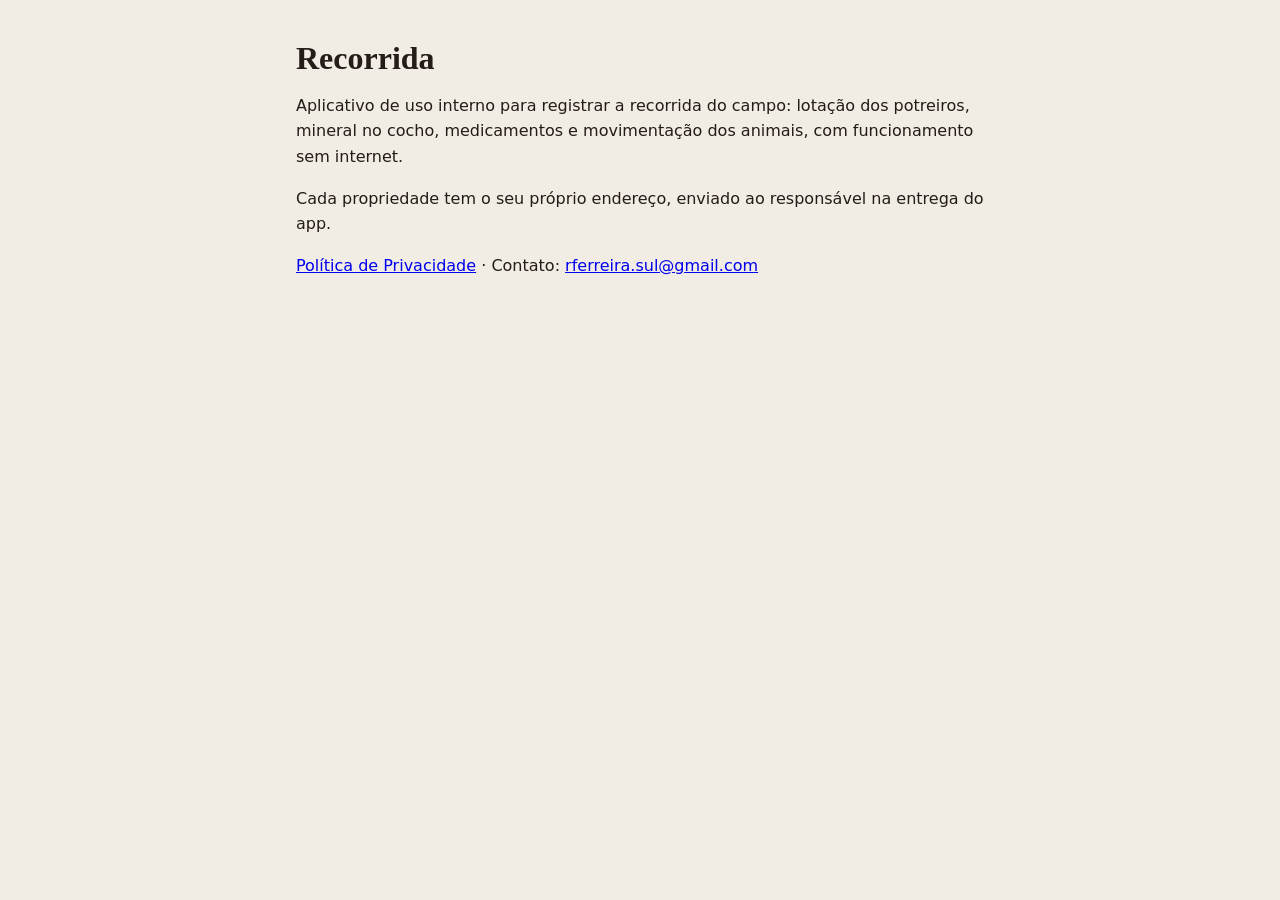
<file: index.html>
<!doctype html>
<html lang="pt-BR">
<head>
  <meta charset="utf-8">
  <meta name="viewport" content="width=device-width, initial-scale=1">
  <title>Recorrida</title>
  <link rel="stylesheet" href="sanga-dos-touros/styles.css">
  <style>.doc { max-width: 720px; margin: 0 auto; padding: 40px 16px 60px; line-height: 1.6; }</style>
</head>
<body>
<main class="doc">
  <h1>Recorrida</h1>
  <p>Aplicativo de uso interno para registrar a recorrida do campo: lotação dos potreiros, mineral no cocho,
  medicamentos e movimentação dos animais, com funcionamento sem internet.</p>
  <p>Cada propriedade tem o seu próprio endereço, enviado ao responsável na entrega do app.</p>
  <p><a href="privacidade.html">Política de Privacidade</a> · Contato:
    <a href="mailto:rferreira.sul@gmail.com">rferreira.sul@gmail.com</a></p>
</main>
</body>
</html>
</file>
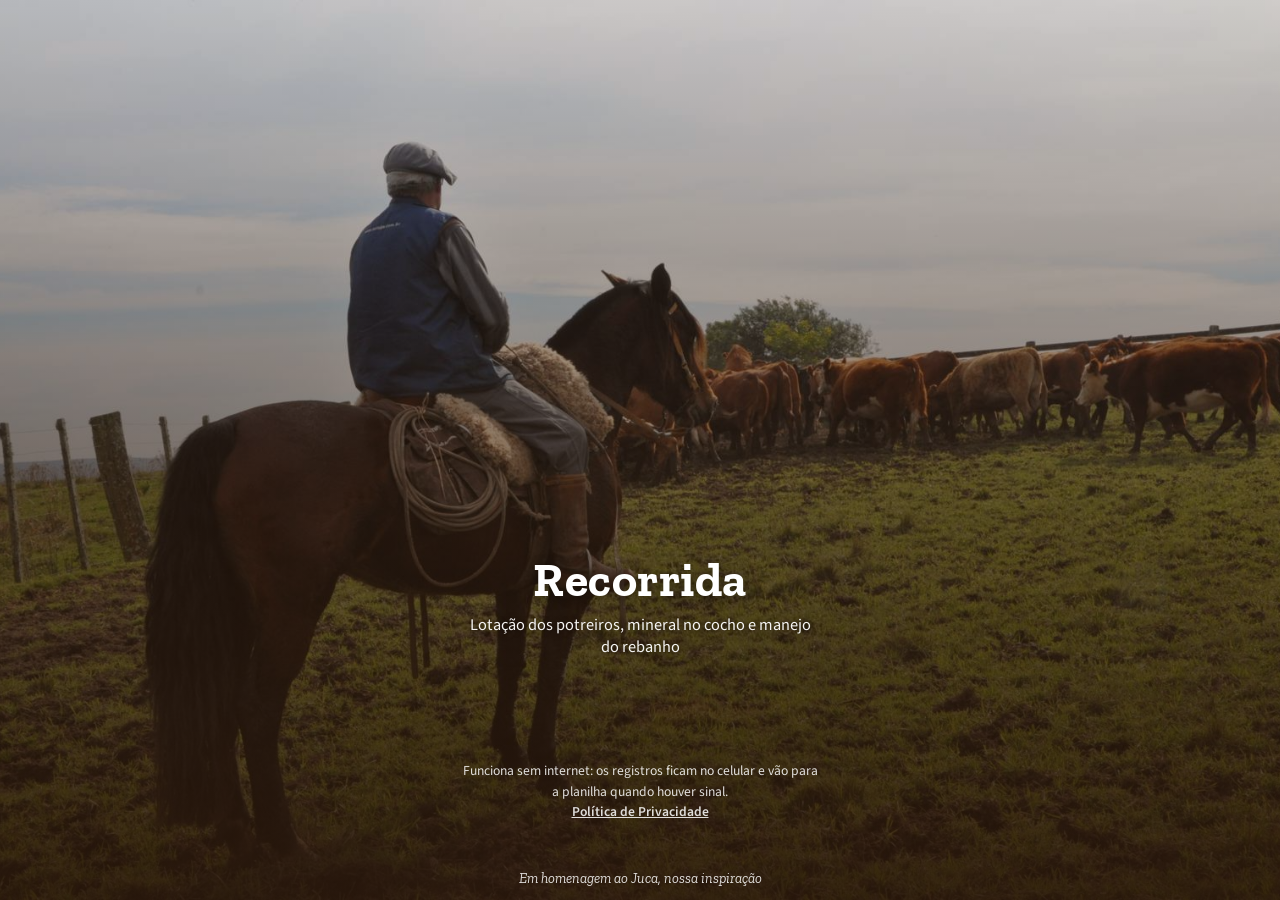
<file: sanga-dos-touros/index.html>
<!doctype html>
<html lang="pt-BR">
<head>
  <meta charset="utf-8">
  <meta name="viewport" content="width=device-width, initial-scale=1, viewport-fit=cover">
  <meta name="theme-color" content="#4a2814">
  <meta name="mobile-web-app-capable" content="yes">
  <meta name="apple-mobile-web-app-capable" content="yes">
  <meta name="apple-mobile-web-app-status-bar-style" content="black-translucent">
  <meta name="apple-mobile-web-app-title" content="Sanga Touros">
  <title>Sanga dos Touros Recorrida</title>
  <link rel="manifest" href="manifest.webmanifest">
  <link rel="icon" href="img/icon-192.png?v=67c418">
  <link rel="apple-touch-icon" href="img/icon-180.png?v=67c418">
  <link rel="preconnect" href="https://fonts.googleapis.com">
  <link rel="preconnect" href="https://fonts.gstatic.com" crossorigin>
  <link href="https://fonts.googleapis.com/css2?family=Source+Sans+3:wght@400;600;700&family=Zilla+Slab:wght@500;600;700&display=swap" rel="stylesheet">
  <link rel="stylesheet" href="styles.css">
  <style>.hero { background-position: 0 0, 58% 8%; }</style>
</head>
<body>

<!-- ===== Tela de entrada ===== -->
<section id="login" class="login" hidden>
  <div class="login-card">
    <h1 class="login-marca">Recorrida</h1>
    <p class="login-sub">Lotação dos potreiros, mineral no cocho e manejo do rebanho</p>
    <div id="gbtn" class="gbtn"></div>
    <p id="login-msg" class="login-msg"></p>
    <p class="login-sobre">Funciona sem internet: os registros ficam no celular e vão para a planilha quando houver sinal.<br>
      <a href="privacidade.html">Política de Privacidade</a></p>
  </div>
  <p class="login-legenda">Em homenagem ao Juca, nossa inspiração</p>
</section>

<!-- ===== App ===== -->
<div id="app" hidden>
  <header class="hero">
    <div class="hero-inner">
      <img src="img/logo-branco.svg" alt="Fazenda Sanga dos Touros" class="hero-logo">
      <div class="hero-text">
        <div class="eyebrow">Sanga dos Touros · Recorrida</div>
        <h1 id="titulo">Recorrida</h1>
      </div>
      <div class="sync">
        <span id="sync-status" class="pill">…</span>
        <button id="btn-sync" class="btn-hero" type="button">Sincronizar</button>
      </div>
    </div>
  </header>

  <div id="relogin" class="banner" hidden>
    <span>Para enviar os registros à planilha, entre com o Google <b>uma última vez</b> neste aparelho. Depois disso, não será mais pedido.</span>
    <div id="relogin-btn"></div>
  </div>
  <div id="demo" class="banner banner-demo" hidden>
    <span>Modo demonstração: os registros ficam só neste aparelho. Configure o <code>config.js</code> para ligar a planilha.</span>
  </div>

  <main>
    <!-- ===== Registro ===== -->
    <section id="tab-registro" class="tab">
      <form id="form" class="card" novalidate autocomplete="off">
        <div class="card-head">
          <h2 id="form-titulo">Nova recorrida</h2>
          <button type="button" id="btn-limpar" class="btn-light">Limpar</button>
          <button type="button" id="btn-cancelar" class="btn-light" hidden>Cancelar edição</button>
        </div>

        <label class="field campo-data">
          <span>Data</span>
          <input type="date" name="data" required>
        </label>

        <!-- Potreiro -->
        <div class="bloco">
          <div class="bloco-titulo"><span class="num">1</span> Potreiro</div>

          <div id="pot-busca">
            <div class="busca">
              <svg viewBox="0 0 24 24" aria-hidden="true"><circle cx="11" cy="11" r="6.5"/><path d="M16 16l4.5 4.5"/></svg>
              <input type="search" id="pot-q" placeholder="Digite parte do nome" autocomplete="off" autocorrect="off" autocapitalize="off" spellcheck="false" enterkeyhint="search">
            </div>
            <div class="gps">
              <span id="gps-txt">Localização: aguardando…</span>
              <button type="button" id="btn-gps" class="link">Atualizar</button>
            </div>
            <div id="pot-lista" class="pot-lista"></div>
          </div>

          <div id="pot-escolhido" class="pot-escolhido" hidden>
            <div class="pe-topo">
              <div>
                <b id="pe-nome"></b>
                <small id="pe-info"></small>
              </div>
              <button type="button" id="btn-trocar" class="btn-light">Trocar</button>
            </div>
            <p id="pe-ultima" class="pe-ultima"></p>
            <button type="button" id="btn-cochos" class="btn-cocho">
              <svg viewBox="0 0 24 24" aria-hidden="true"><path d="M12 21s-6.5-6.2-6.5-11A6.5 6.5 0 0 1 18.5 10c0 4.8-6.5 11-6.5 11z"/><circle cx="12" cy="10" r="2.3"/></svg>
              <span id="btn-cochos-txt">Localização dos cochos</span>
            </button>
          </div>
        </div>

        <!-- Animais -->
        <div class="bloco" id="bloco-animais">
          <div class="chave-linha">
            <button type="button" class="chave" id="chave-animais" aria-pressed="false">
              <span class="num">2</span>
              <span class="chave-txt">Conferi os animais <small>lotação do potreiro</small></span>
              <span class="interruptor" aria-hidden="true"></span>
            </button>
            <button type="button" class="btn-vazio" id="btn-vazio" aria-pressed="false" title="Potreiro vazio">Vazio</button>
          </div>
          <div class="bloco-corpo" id="corpo-animais" hidden>
            <p id="dica-animais" class="dica"></p>
            <div id="linhas-animais" class="linhas"></div>
            <div class="linha-acoes">
              <button type="button" class="btn-mais" id="add-animal" aria-label="Adicionar categoria">+</button>
              <span class="muted-s">Adicionar categoria</span>
            </div>
            <div id="dif-animais"></div>
            <div id="aviso-vazio" class="aviso-vazio" hidden>
              <b>Potreiro vazio.</b> Será registrado que não há animais aqui. Toque em “Vazio” de novo para desfazer.
            </div>
          </div>
        </div>

        <!-- Mineral -->
        <div class="bloco" id="bloco-mineral">
          <div class="chave-linha chave-com-tem">
            <button type="button" class="chave" id="chave-mineral" aria-pressed="false">
              <span class="num">3</span>
              <span class="chave-txt">Coloquei mineral no cocho <small>sacos por produto</small></span>
              <span class="espaco-tem" aria-hidden="true"></span>
              <span class="interruptor" aria-hidden="true"></span>
            </button>
            <!-- "Tem mineral": o cocho já tinha mineral (só registra; não entra no consumo) -->
            <button type="button" class="btn-tem" id="btn-tem" aria-pressed="false">
              <svg viewBox="0 0 24 24" aria-hidden="true"><path d="M5 12.5l4.5 4.5L19 7.5"/></svg>Tem mineral
            </button>
          </div>
          <div class="bloco-corpo" id="corpo-mineral" hidden>
            <p id="dica-mineral" class="dica"></p>
            <div id="linhas-mineral" class="linhas"></div>
            <div class="linha-acoes">
              <button type="button" class="btn-mais" id="add-mineral" aria-label="Adicionar mineral">+</button>
              <span class="muted-s">Adicionar mineral</span>
            </div>
          </div>
        </div>

        <!-- Falta no depósito -->
        <div class="bloco" id="bloco-falta">
          <button type="button" class="chave" id="chave-falta" aria-pressed="false">
            <span class="num">4</span>
            <span class="chave-txt">Falta mineral no depósito <small>sem no depósito e precisa trazer</small></span>
            <span class="interruptor" aria-hidden="true"></span>
          </button>
          <div class="bloco-corpo" id="corpo-falta" hidden>
            <p class="dica">Marque os minerais que estão faltando no depósito deste potreiro. Desmarque o que já tem no depósito ou não precisa mais: fica como reposto na data da recorrida.</p>
            <div id="faltas-lista" class="faltas-lista"></div>
            <div class="falta-outro">
              <span class="muted-s">Outro mineral:</span>
              <div id="falta-combo"></div>
            </div>
          </div>
        </div>

        <!-- Medicamentos -->
        <div class="bloco" id="bloco-med">
          <button type="button" class="chave" id="chave-med" aria-pressed="false">
            <span class="num">5</span>
            <span class="chave-txt">Medicamentos <small>aplicados no lote ou em animais</small></span>
            <span class="interruptor" aria-hidden="true"></span>
          </button>
          <div class="bloco-corpo" id="corpo-med" hidden>
            <div class="seg" role="group" aria-label="Aplicado em">
              <button type="button" data-med-modo="lote" aria-pressed="true">Todo o lote</button>
              <button type="button" data-med-modo="animais" aria-pressed="false">Animal(is) específico(s)</button>
            </div>
            <div id="med-lote">
              <p id="dica-med" class="dica"></p>
              <div class="med-cab" id="med-cab-lote"><span>Dose</span><span>Medicamento</span></div>
              <div id="linhas-med-lote" class="linhas linhas-med"></div>
              <div class="linha-acoes">
                <button type="button" class="btn-mais" id="add-med-lote" aria-label="Adicionar">+</button>
                <span class="muted-s" id="txt-add-med-lote">Adicionar medicamento</span>
              </div>
            </div>
            <div id="med-animais" hidden>
              <div id="lista-med-animais" class="med-animais"></div>
              <div class="linha-acoes">
                <button type="button" class="btn-mais" id="add-med-animal" aria-label="Adicionar animal">+</button>
                <span class="muted-s">Adicionar animal</span>
              </div>
            </div>
          </div>
        </div>

        <label class="field">
          <span>Observações <small>(opcional)</small></span>
          <textarea name="obs" rows="2" placeholder="Depósito vazio, cocho estragado, animal doente…"></textarea>
        </label>

        <div class="actions">
          <button type="submit" class="btn-primary" id="btn-salvar">Salvar recorrida</button>
        </div>
      </form>

      <div class="card">
        <div class="card-head"><h2>Últimas recorridas</h2></div>
        <div id="ultimos" class="lista"></div>
      </div>
    </section>

    <!-- ===== Lotação ===== -->
    <section id="tab-lotacao" class="tab" hidden>
      <div id="lot-kpis" class="kpis"></div>
      <div id="lot-cats" class="cats"></div>
      <div class="card card-filtro">
        <div class="filtros filtros-1">
          <input type="search" id="lot-q" placeholder="Buscar potreiro">
        </div>
      </div>
      <div id="lot-lista" class="lista"></div>
    </section>

    <!-- ===== Registros (recorridas já lançadas) ===== -->
    <section id="tab-consulta" class="tab" hidden>
      <div class="card">
        <div class="filtros filtros-2">
          <input type="search" id="busca" placeholder="Buscar potreiro, categoria, mineral ou observação">
          <select id="f-periodo">
            <option value="30">Últimos 30 dias</option>
            <option value="90">Últimos 90 dias</option>
            <option value="365">Últimos 12 meses</option>
            <option value="">Todo o período</option>
          </select>
        </div>
        <div id="f-tipos" class="cats tipos"></div>
        <div class="lista-topo">
          <span id="contagem" class="muted"></span>
          <button type="button" id="btn-csv" class="btn-light">Baixar planilha (CSV)</button>
        </div>
      </div>
      <div id="lista" class="lista"></div>
      <button type="button" id="btn-mais" class="btn-light mais" hidden>Mostrar mais</button>
    </section>

    <!-- ===== Painel ===== -->
    <section id="tab-painel" class="tab" hidden>
      <div class="painel-topo">
        <h2>Resumo</h2>
        <select id="p-periodo">
          <option value="15" selected>Últimos 15 dias</option>
          <option value="30">Últimos 30 dias</option>
          <option value="45">Últimos 45 dias</option>
          <option value="60">Últimos 60 dias</option>
          <option value="90">Últimos 90 dias</option>
        </select>
      </div>
      <div id="kpis" class="kpis"></div>
      <div class="card card-falta">
        <h3>Falta no depósito</h3>
        <div id="p-faltas"></div>
      </div>
      <div class="card">
        <h3>Animais faltando</h3>
        <p class="muted">Não estavam no potreiro na última recorrida, mas continuam na lotação dele até voltarem.</p>
        <div id="p-faltando" class="tabela"></div>
      </div>
      <div class="painel-grid">
        <div class="card"><h3>Mineral colocado (sacos)</h3><div id="g-min" class="barras"></div></div>
        <div class="card"><h3>Animais por categoria (hoje)</h3><div id="g-cat" class="barras"></div></div>
        <div class="card full">
          <h3>Dias sem abastecer o cocho</h3>
          <p class="muted">Potreiros com animais, pela data do último mineral registrado.</p>
          <div id="t-dias" class="tabela"></div>
        </div>
        <div class="card full">
          <h3>Consumo de mineral por potreiro</h3>
          <p class="muted">Estimativa de g/cabeça/dia: o mineral de cada abastecimento é consumido até o abastecimento seguinte, com a lotação registrada nas recorridas. Cabeça média e g/cab/dia consideram só os bovinos. Precisa de pelo menos 2 abastecimentos no período.</p>
          <div id="t-consumo" class="tabela"></div>
        </div>
      </div>
    </section>
  </main>

  <footer class="rodape">
    <span id="quem"></span>
    <button type="button" id="btn-sair" class="link">Sair</button>
    · <a href="privacidade.html" class="link">Privacidade</a>
  </footer>

  <nav class="tabbar">
    <button type="button" data-tab="registro" class="on">
      <svg viewBox="0 0 24 24"><path d="M12 5v14M5 12h14"/></svg>Registro
    </button>
    <button type="button" data-tab="lotacao">
      <svg viewBox="0 0 24 24"><path d="M4 5h7v6H4zM13 5h7v6h-7zM4 13h7v6H4zM13 13h7v6h-7z"/></svg>Lotação
    </button>
    <button type="button" data-tab="consulta">
      <svg viewBox="0 0 24 24"><path d="M4 6h16M4 12h16M4 18h10"/></svg>Registros
    </button>
    <button type="button" data-tab="painel">
      <svg viewBox="0 0 24 24"><path d="M5 20V11M12 20V5M19 20v-6"/></svg>Painel
    </button>
  </nav>
</div>

<!-- ===== Janela: cochos ===== -->
<dialog id="dlg-cochos" class="dlg">
  <div class="dlg-cab">
    <h2>Cochos · <span id="dc-nome"></span></h2>
    <button type="button" class="dlg-x" data-fechar aria-label="Fechar">×</button>
  </div>
  <p class="muted">Fique ao lado do cocho e toque em <b>Marcar aqui</b>. O app espera o GPS estabilizar antes de gravar.</p>
  <div id="dc-lista"></div>
  <div id="dc-captura" class="captura" hidden>
    <div class="cap-titulo" id="cap-titulo"></div>
    <div class="cap-barra"><i id="cap-i"></i></div>
    <div class="cap-info" id="cap-info">Procurando sinal do GPS…</div>
    <div class="cap-btns">
      <button type="button" class="btn-light" id="cap-cancelar">Cancelar</button>
      <button type="button" class="btn-primary" id="cap-gravar" disabled>Gravar</button>
    </div>
  </div>
</dialog>

<!-- ===== Janela: novo potreiro ===== -->
<dialog id="dlg-potreiro" class="dlg">
  <form method="dialog" id="form-pot" novalidate>
    <div class="dlg-cab">
      <h2>Adicionar potreiro</h2>
      <button type="button" class="dlg-x" data-fechar aria-label="Fechar">×</button>
    </div>
    <label class="field">
      <span>Nome do potreiro</span>
      <input type="text" id="np-nome" autocomplete="off" autocapitalize="words" maxlength="80">
    </label>
    <p id="np-aviso" class="aviso" hidden></p>
    <p class="muted">Ele entra na aba Potreiros da planilha. Depois, marque o cocho em <b>Marcar localização do cocho</b> quando estiver nele.</p>
    <div class="cap-btns">
      <button type="button" class="btn-light" data-fechar>Cancelar</button>
      <button type="submit" class="btn-primary" id="np-ok">Adicionar</button>
    </div>
  </form>
</dialog>

<!-- ===== Janela: medicação sem potreiro ===== -->
<dialog id="dlg-sem-pot" class="dlg">
  <form method="dialog" novalidate>
    <div class="dlg-cab">
      <h2>Potreiro não informado</h2>
    </div>
    <p>Deseja lançar só a medicação, sem lançar a recorrida?</p>
    <p id="sp-aviso" class="aviso" hidden></p>
    <div class="cap-btns">
      <button type="submit" value="nao" class="btn-light">Não, escolher potreiro</button>
      <button type="submit" value="sim" class="btn-primary">Sim, salvar medicação</button>
    </div>
  </form>
</dialog>

<!-- ===== Janela: transferência entre potreiros ===== -->
<dialog id="dlg-transf" class="dlg">
  <form method="dialog" novalidate>
    <div class="dlg-cab">
      <h2>Lotação dos outros potreiros</h2>
    </div>
    <p class="muted">Confira como fica cada potreiro. Os números podem ser ajustados.</p>
    <div id="tr-corpo"></div>
    <div class="cap-btns">
      <button type="submit" value="nao" class="btn-light">Voltar</button>
      <button type="submit" value="sim" class="btn-primary">Confirmar e salvar</button>
    </div>
  </form>
</dialog>

<!-- ===== Janela: novo medicamento ou categoria ===== -->
<dialog id="dlg-item" class="dlg">
  <form method="dialog" id="form-item" novalidate>
    <div class="dlg-cab">
      <h2 id="ni-titulo">Novo medicamento</h2>
      <button type="button" class="dlg-x" data-fechar aria-label="Fechar">×</button>
    </div>
    <label class="field">
      <span id="ni-rot-nome">Medicamento</span>
      <input type="text" id="ni-nome" autocomplete="off" autocapitalize="sentences" maxlength="80">
    </label>
    <p id="ni-aviso" class="aviso" hidden></p>
    <label class="field">
      <span>Nomes alternativos <small>(opcional, separados por ponto e vírgula)</small></span>
      <input type="text" id="ni-alt" autocomplete="off" autocapitalize="off" maxlength="200" placeholder="ex.: ivomec; ivermectina">
    </label>
    <div id="ni-campos-med">
      <label class="field">
        <span>Unidade da dose</span>
        <select id="ni-unidade" data-novo-campo="ni-unidade-nova"></select>
        <input type="text" id="ni-unidade-nova" autocomplete="off" maxlength="30" placeholder="Nova unidade" hidden>
      </label>
      <label class="field">
        <span>Tipo</span>
        <select id="ni-tipo" data-novo-campo="ni-tipo-novo"></select>
        <input type="text" id="ni-tipo-novo" autocomplete="off" autocapitalize="sentences" maxlength="40" placeholder="Novo tipo" hidden>
      </label>
    </div>
    <div id="ni-campos-min">
      <label class="field">
        <span>Kg por saco <small>(em branco se não vier em saco)</small></span>
        <input type="text" id="ni-kg" inputmode="decimal" autocomplete="off" maxlength="6" placeholder="ex.: 30">
      </label>
    </div>
    <div id="ni-campos-cat">
      <label class="field">
        <span>Espécie</span>
        <select id="ni-especie" data-novo-campo="ni-especie-nova"></select>
        <input type="text" id="ni-especie-nova" autocomplete="off" autocapitalize="sentences" maxlength="30" placeholder="Nova espécie" hidden>
      </label>
    </div>
    <div class="cap-btns">
      <button type="button" class="btn-light" data-fechar>Cancelar</button>
      <button type="submit" class="btn-primary">Adicionar</button>
    </div>
  </form>
</dialog>

<div id="toast" class="toast" role="status" aria-live="polite"></div>

<script src="config.js"></script>
<script src="app.js"></script>
<script src="https://accounts.google.com/gsi/client" async defer></script>
</body>
</html>
</file>
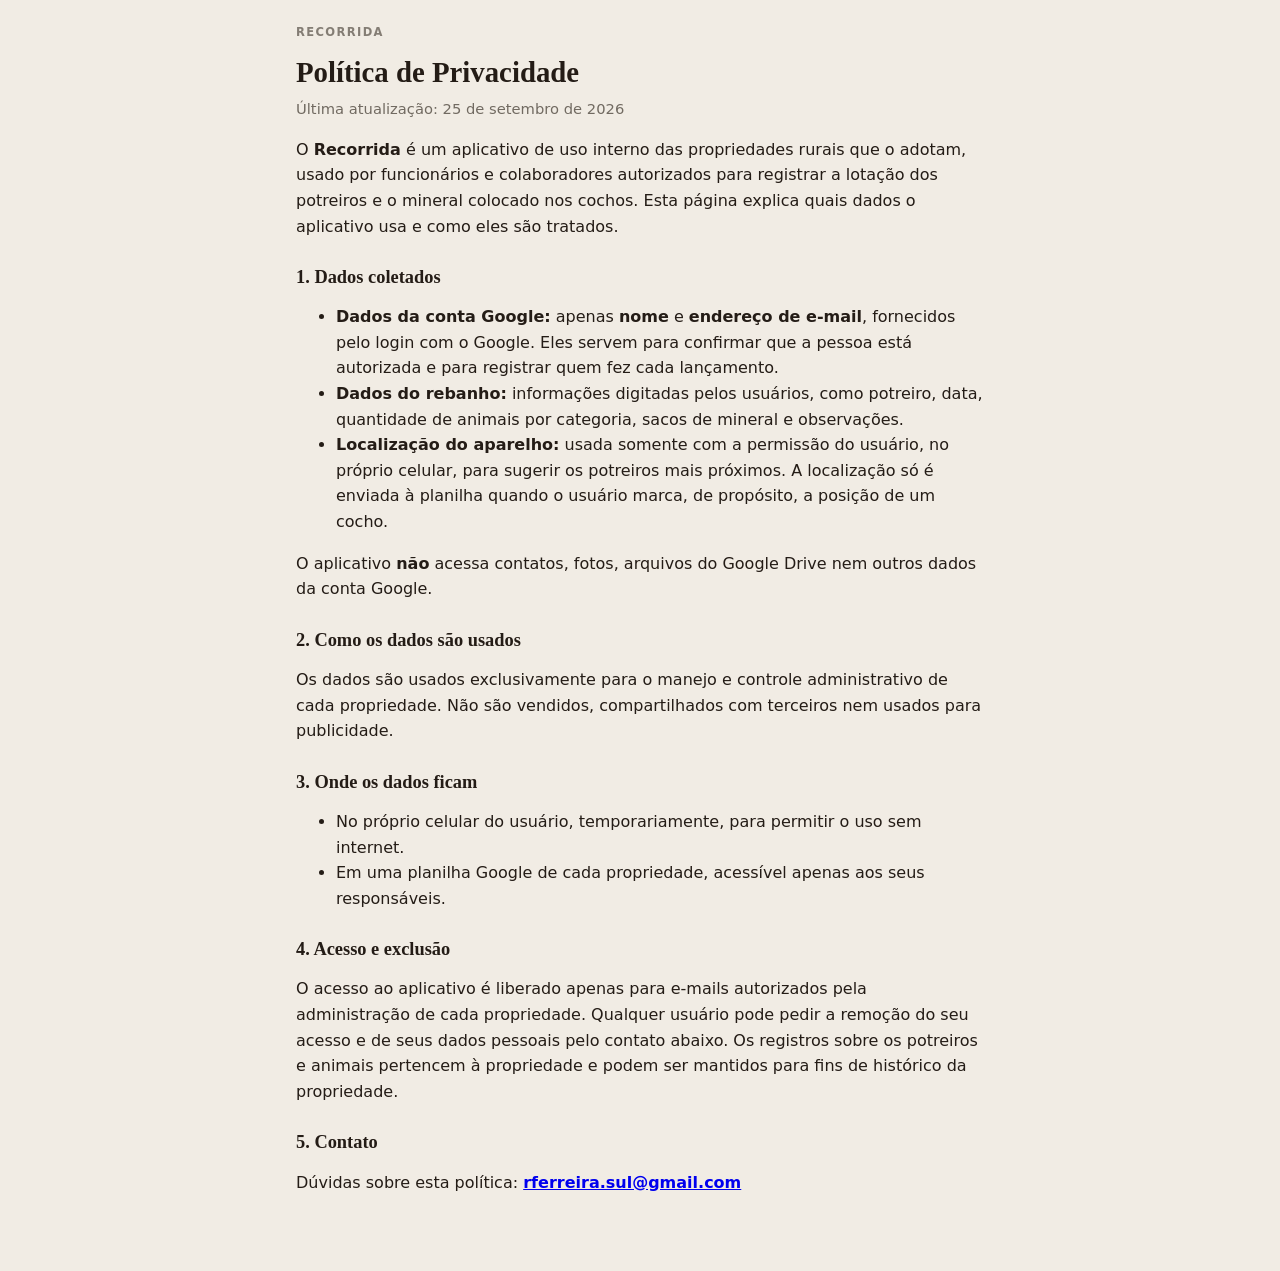
<file: privacidade.html>
<!doctype html>
<html lang="pt-BR">
<head>
  <meta charset="utf-8">
  <meta name="viewport" content="width=device-width, initial-scale=1">
  <title>Política de Privacidade · Recorrida</title>
  <link rel="stylesheet" href="sanga-dos-touros/styles.css">
  <style>
    .doc { max-width: 720px; margin: 0 auto; padding: 24px 16px 60px; }
    .doc h1 { font-size: 1.8rem; margin: 16px 0 4px; }
    .doc h2 { font-size: 1.15rem; margin: 28px 0 8px; }
    .doc p, .doc li { line-height: 1.6; }
    .doc .topo { display: flex; align-items: center; gap: 14px; }
    .doc .topo img { width: 56px; }
  </style>
</head>
<body>
<main class="doc">
  <div class="topo">
    <div>
      <div class="eyebrow" style="color:var(--muted)">Recorrida</div>
      <h1>Política de Privacidade</h1>
    </div>
  </div>
  <p class="muted">Última atualização: 25 de setembro de 2026</p>

  <p>O <b>Recorrida</b> é um aplicativo de uso interno das propriedades rurais que o adotam,
  usado por funcionários e colaboradores autorizados para registrar a lotação dos potreiros
  e o mineral colocado nos cochos. Esta página explica quais dados o aplicativo usa e como eles são tratados.</p>

  <h2>1. Dados coletados</h2>
  <ul>
    <li><b>Dados da conta Google:</b> apenas <b>nome</b> e <b>endereço de e-mail</b>, fornecidos pelo login com o Google.
      Eles servem para confirmar que a pessoa está autorizada e para registrar quem fez cada lançamento.</li>
    <li><b>Dados do rebanho:</b> informações digitadas pelos usuários, como potreiro, data,
      quantidade de animais por categoria, sacos de mineral e observações.</li>
    <li><b>Localização do aparelho:</b> usada somente com a permissão do usuário, no próprio celular, para sugerir
      os potreiros mais próximos. A localização só é enviada à planilha quando o usuário marca, de propósito,
      a posição de um cocho.</li>
  </ul>
  <p>O aplicativo <b>não</b> acessa contatos, fotos, arquivos do Google Drive nem outros dados da conta Google.</p>

  <h2>2. Como os dados são usados</h2>
  <p>Os dados são usados exclusivamente para o manejo e controle administrativo de cada propriedade.
  Não são vendidos, compartilhados com terceiros nem usados para publicidade.</p>

  <h2>3. Onde os dados ficam</h2>
  <ul>
    <li>No próprio celular do usuário, temporariamente, para permitir o uso sem internet.</li>
    <li>Em uma planilha Google de cada propriedade, acessível apenas aos seus responsáveis.</li>
  </ul>

  <h2>4. Acesso e exclusão</h2>
  <p>O acesso ao aplicativo é liberado apenas para e-mails autorizados pela administração de cada propriedade.
  Qualquer usuário pode pedir a remoção do seu acesso e de seus dados pessoais pelo contato abaixo.
  Os registros sobre os potreiros e animais pertencem à propriedade e podem ser mantidos para fins de histórico da propriedade.</p>

  <h2>5. Contato</h2>
  <p>Dúvidas sobre esta política: <a href="mailto:rferreira.sul@gmail.com"><b>rferreira.sul@gmail.com</b></a></p>

  </main>
</body>
</html>
</file>
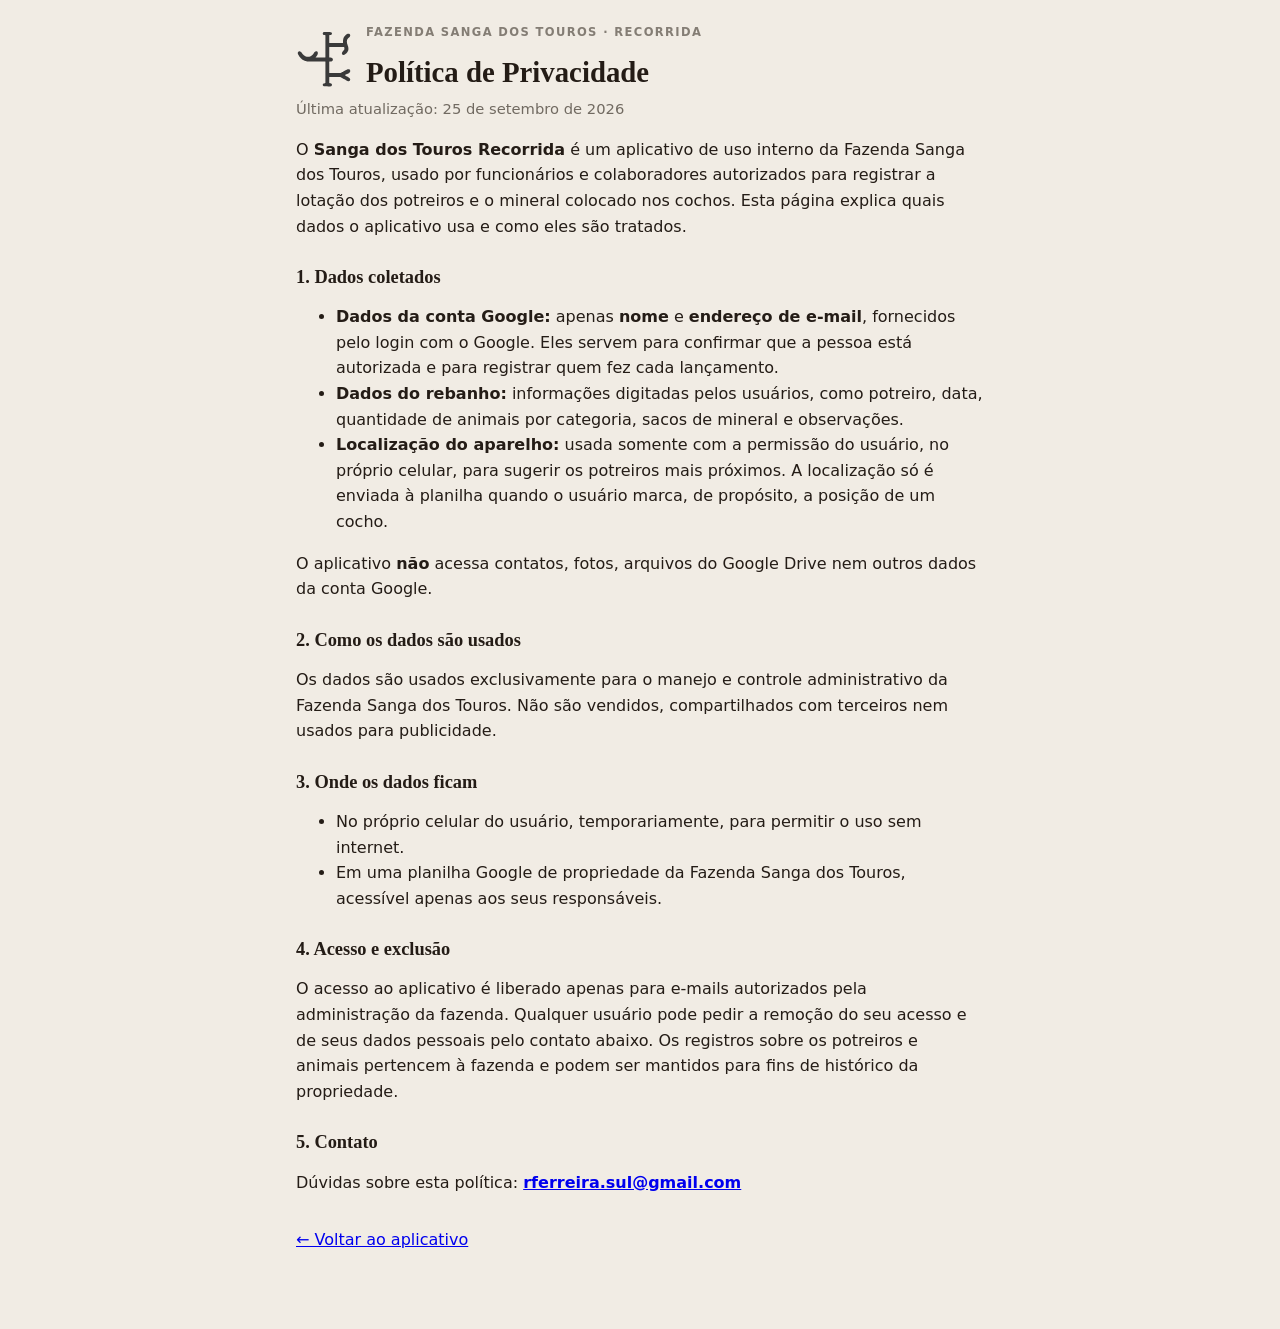
<file: sanga-dos-touros/privacidade.html>
<!doctype html>
<html lang="pt-BR">
<head>
  <meta charset="utf-8">
  <meta name="viewport" content="width=device-width, initial-scale=1">
  <title>Política de Privacidade · Sanga dos Touros Recorrida</title>
  <link rel="icon" href="img/icon-192.png?v=1">
  <link rel="stylesheet" href="styles.css">
  <style>
    .doc { max-width: 720px; margin: 0 auto; padding: 24px 16px 60px; }
    .doc h1 { font-size: 1.8rem; margin: 16px 0 4px; }
    .doc h2 { font-size: 1.15rem; margin: 28px 0 8px; }
    .doc p, .doc li { line-height: 1.6; }
    .doc .topo { display: flex; align-items: center; gap: 14px; }
    .doc .topo img { width: 56px; }
  </style>
</head>
<body>
<main class="doc">
  <div class="topo">
    <img src="img/logo.svg" alt="Fazenda Sanga dos Touros">
    <div>
      <div class="eyebrow" style="color:var(--muted)">Fazenda Sanga dos Touros · Recorrida</div>
      <h1>Política de Privacidade</h1>
    </div>
  </div>
  <p class="muted">Última atualização: 25 de setembro de 2026</p>

  <p>O <b>Sanga dos Touros Recorrida</b> é um aplicativo de uso interno da Fazenda Sanga dos Touros,
  usado por funcionários e colaboradores autorizados para registrar a lotação dos potreiros
  e o mineral colocado nos cochos. Esta página explica quais dados o aplicativo usa e como eles são tratados.</p>

  <h2>1. Dados coletados</h2>
  <ul>
    <li><b>Dados da conta Google:</b> apenas <b>nome</b> e <b>endereço de e-mail</b>, fornecidos pelo login com o Google.
      Eles servem para confirmar que a pessoa está autorizada e para registrar quem fez cada lançamento.</li>
    <li><b>Dados do rebanho:</b> informações digitadas pelos usuários, como potreiro, data,
      quantidade de animais por categoria, sacos de mineral e observações.</li>
    <li><b>Localização do aparelho:</b> usada somente com a permissão do usuário, no próprio celular, para sugerir
      os potreiros mais próximos. A localização só é enviada à planilha quando o usuário marca, de propósito,
      a posição de um cocho.</li>
  </ul>
  <p>O aplicativo <b>não</b> acessa contatos, fotos, arquivos do Google Drive nem outros dados da conta Google.</p>

  <h2>2. Como os dados são usados</h2>
  <p>Os dados são usados exclusivamente para o manejo e controle administrativo da Fazenda Sanga dos Touros.
  Não são vendidos, compartilhados com terceiros nem usados para publicidade.</p>

  <h2>3. Onde os dados ficam</h2>
  <ul>
    <li>No próprio celular do usuário, temporariamente, para permitir o uso sem internet.</li>
    <li>Em uma planilha Google de propriedade da Fazenda Sanga dos Touros, acessível apenas aos seus responsáveis.</li>
  </ul>

  <h2>4. Acesso e exclusão</h2>
  <p>O acesso ao aplicativo é liberado apenas para e-mails autorizados pela administração da fazenda.
  Qualquer usuário pode pedir a remoção do seu acesso e de seus dados pessoais pelo contato abaixo.
  Os registros sobre os potreiros e animais pertencem à fazenda e podem ser mantidos para fins de histórico da propriedade.</p>

  <h2>5. Contato</h2>
  <p>Dúvidas sobre esta política: <a href="mailto:rferreira.sul@gmail.com"><b>rferreira.sul@gmail.com</b></a></p>

  <p style="margin-top:32px"><a href="./">← Voltar ao aplicativo</a></p>
</main>
</body>
</html>
</file>
<file: sanga-dos-touros/styles.css>
:root {
  --bg: #f1ece4;
  --card: #ffffff;
  --field: #ede6db;
  --ink: #241c16;
  --muted: #716a61;
  --line: #ddd3c4;
  --brand: #4a2814;        /* couro escuro */
  --primary: #8c4a22;      /* couro / terracota dos botões */
  --primary-bg: #f6e9df;
  --ok: #2f7a43;
  --ok-bg: #e1f0e3;
  --perda: #b3362f;
  --perda-bg: #f8dfdc;
  --aviso: #b26b12;
  --aviso-bg: #f7ead6;
  --tem: #9a6a12;          /* ocre: "tem mineral" (parente do terracota do mineral) */
  --tem-bg: #f5ecd2;
  --campo: #3d6b3f;        /* verde do potreiro */
  --radius: 14px;
  --serif: "Zilla Slab", Georgia, serif;
  --sans: "Source Sans 3", system-ui, -apple-system, "Segoe UI", sans-serif;
  color-scheme: light;
}

* { box-sizing: border-box; }
html, body { margin: 0; }
body {
  background: var(--bg);
  color: var(--ink);
  font: 16px/1.4 var(--sans);
  -webkit-tap-highlight-color: transparent;
}
[hidden] { display: none !important; }
button, input, select, textarea { font: inherit; color: inherit; }
button { cursor: pointer; }
h1, h2, h3 { font-family: var(--serif); margin: 0; line-height: 1.15; }
h2 { font-size: 1.25rem; }
h3 { font-size: 1.05rem; margin-bottom: 12px; }
.muted { color: var(--muted); font-size: .92rem; margin: 4px 0 14px; }
.muted-s { color: var(--muted); font-size: .9rem; }
code { background: #0000000f; padding: 1px 5px; border-radius: 4px; }

/* ---------- Entrada ---------- */
.login {
  min-height: 100dvh;
  display: grid;
  place-items: center;
  padding: 24px 16px;
  background:
    linear-gradient(180deg, rgba(40, 22, 10, .2) 0%, rgba(40, 22, 10, .5) 45%, rgba(40, 22, 10, .9) 100%),
    url("img/fundo-entrada.jpg") 30% center / cover no-repeat;
  color: #fff;
}
.login-card { text-align: center; max-width: 360px; width: 100%; }
.login-sobre { margin-top: 28px; font-size: .85rem; opacity: .85; line-height: 1.5; }
.login-sobre a { color: #fff; font-weight: 600; }
.login-marca { font-family: var(--serif); font-weight: 700; font-size: 3rem; letter-spacing: .01em; margin: 0; text-shadow: 0 2px 12px rgba(0,0,0,.45); }
.login-sub { font-size: 1.02rem; margin: 6px 0 30px; opacity: .95; text-shadow: 0 1px 6px rgba(0,0,0,.5); }
.login { position: relative; align-content: end; padding-bottom: calc(env(safe-area-inset-bottom) + 64px); } /* texto embaixo: o Juca fica à vista */
.login-legenda { position: absolute; left: 0; right: 0; bottom: calc(env(safe-area-inset-bottom) + 12px); margin: 0; padding: 0 16px;
  text-align: center; font-family: var(--serif); font-style: italic; font-size: .9rem; opacity: .85; }
.login-legenda:empty { display: none; }
.gbtn { display: flex; justify-content: center; min-height: 44px; }
.login-msg { margin-top: 18px; font-size: .95rem; background: rgba(0,0,0,.35); border-radius: 10px; padding: 0; }
.login-msg:not(:empty) { padding: 10px 12px; }

/* ---------- Cabeçalho ---------- */
.hero {
  background:
    linear-gradient(90deg, rgba(50, 26, 12, .93) 0%, rgba(50, 26, 12, .72) 45%, rgba(50, 26, 12, .2) 100%),
    url("img/fundo-topo.jpg") 70% 42% / cover no-repeat;
  color: #fff;
  padding: calc(env(safe-area-inset-top) + 14px) 16px 18px;
}
.hero-inner {
  max-width: 900px;
  margin: 0 auto;
  display: grid;
  grid-template-columns: auto 1fr;
  grid-template-areas: "logo text" "sync sync";
  gap: 10px 14px;
  align-items: center;
}
.hero-logo { grid-area: logo; width: 58px; height: auto; }
.hero-text { grid-area: text; }
.eyebrow { text-transform: uppercase; letter-spacing: .12em; font-size: .72rem; font-weight: 700; opacity: .85; }
.hero h1 { font-size: 1.55rem; margin-top: 2px; }
.sync { grid-area: sync; display: flex; gap: 8px; align-items: center; }
.pill {
  display: inline-flex; align-items: center; gap: 6px;
  padding: 5px 12px; border-radius: 999px;
  background: rgba(255,255,255,.92); color: var(--ink);
  font-size: .85rem; font-weight: 600;
}
.pill::before { content: ""; width: 8px; height: 8px; border-radius: 50%; background: var(--muted); }
.pill.ok::before { background: var(--ok); }
.pill.pend::before { background: var(--aviso); }
.pill.off::before { background: var(--perda); }
.btn-hero {
  border: 1px solid rgba(255,255,255,.7); background: rgba(255,255,255,.12);
  color: #fff; border-radius: 999px; padding: 5px 14px; font-weight: 600; font-size: .85rem;
}
@media (min-width: 720px) {
  .hero-inner { grid-template-columns: auto 1fr auto; grid-template-areas: "logo text sync"; }
  .hero-logo { width: 72px; }
  .hero h1 { font-size: 1.9rem; }
}

.banner {
  max-width: 900px; margin: 12px auto 0; padding: 12px 14px;
  background: var(--aviso-bg); color: #6b4108; border-radius: 12px;
  display: flex; flex-wrap: wrap; gap: 10px; align-items: center; justify-content: space-between;
  font-size: .95rem;
}
.banner-demo { background: #e8eef0; color: #2c4a57; }
@media (max-width: 932px) { .banner { margin: 12px 16px 0; } }

/* ---------- Layout ---------- */
main { max-width: 900px; margin: 0 auto; padding: 16px 16px 8px; }
.card {
  background: var(--card); border: 1px solid var(--line); border-radius: var(--radius);
  padding: 18px; margin-bottom: 16px; box-shadow: 0 1px 2px rgba(0,0,0,.03);
}
.card-head { display: flex; justify-content: space-between; align-items: center; gap: 10px; margin-bottom: 10px; }

/* ---------- Campos ---------- */
.field { display: flex; flex-direction: column; gap: 6px; min-width: 0; margin-top: 14px; }
.field > span { font-weight: 600; font-size: .92rem; }
.field small { font-weight: 400; color: var(--muted); }
.campo-data { max-width: 220px; margin-top: 0; }

input, select, textarea {
  width: 100%; border: 1px solid transparent; background: var(--field);
  border-radius: 10px; padding: 12px 12px; min-height: 48px; font-size: 1rem;
}
textarea { resize: vertical; min-height: 64px; }
input[type="date"] { -webkit-appearance: none; appearance: none; display: block; min-width: 0; text-align: left; }
input[type="date"]::-webkit-date-and-time-value { text-align: left; }
input[type="search"]::-webkit-search-cancel-button { -webkit-appearance: none; }
select { appearance: none; background-image: linear-gradient(45deg, transparent 50%, var(--muted) 50%), linear-gradient(135deg, var(--muted) 50%, transparent 50%); background-position: calc(100% - 18px) 50%, calc(100% - 13px) 50%; background-size: 5px 5px; background-repeat: no-repeat; padding-right: 34px; }
input:focus, select:focus, textarea:focus { outline: none; border-color: var(--primary); background: #fff; }
.erro, input.erro { border-color: var(--perda) !important; background: #fff5f4 !important; }
.aviso { background: var(--aviso-bg); color: #6b4108; padding: 10px 12px; border-radius: 10px; margin: 10px 0 0; font-size: .95rem; }
.dica { color: var(--primary); font-size: .88rem; margin: 0 0 10px; }
.dica:empty { display: none; }

/* ---------- Blocos do registro ---------- */
.bloco { border-top: 1px solid var(--line); margin-top: 16px; padding-top: 14px; }
.bloco-titulo { display: flex; align-items: center; gap: 10px; font-weight: 700; font-size: 1.05rem; margin-bottom: 10px; }
.num {
  display: inline-grid; place-items: center; flex: none;
  width: 26px; height: 26px; border-radius: 50%;
  background: var(--primary); color: #fff; font-size: .85rem; font-weight: 700;
}

.busca { position: relative; }
.busca svg { position: absolute; left: 12px; top: 50%; transform: translateY(-50%); width: 20px; height: 20px; fill: none; stroke: var(--muted); stroke-width: 2.2; stroke-linecap: round; }
.busca input { padding-left: 40px; font-size: 1.05rem; }
.gps { display: flex; align-items: center; gap: 10px; font-size: .85rem; color: var(--muted); margin: 8px 2px 10px; }
.gps .link { font-size: .85rem; }

.pot-lista { display: flex; flex-direction: column; gap: 6px; max-height: 360px; overflow-y: auto; -webkit-overflow-scrolling: touch; }
.pot-sec { font-size: .72rem; text-transform: uppercase; letter-spacing: .08em; font-weight: 700; color: var(--muted); margin: 6px 2px 0; }
.pot-item {
  display: flex; justify-content: space-between; align-items: center; gap: 10px; text-align: left;
  border: 1px solid var(--line); background: #fff; border-radius: 10px; padding: 11px 12px; min-height: 48px;
}
.pot-item b { font-weight: 600; }
.pot-item small { display: block; color: var(--muted); font-size: .8rem; }
.pot-item .dist { font-size: .85rem; color: var(--campo); font-weight: 700; white-space: nowrap; }
.pot-item.aqui { border-color: var(--campo); background: #eef5ec; }
.pot-item.aqui .dist { color: #fff; background: var(--campo); border-radius: 999px; padding: 2px 9px; font-size: .78rem; }
.pot-item:active { background: var(--field); }
.pot-add {
  border: 1px dashed var(--primary); background: var(--primary-bg); color: var(--primary); font-weight: 700;
  border-radius: 10px; padding: 12px; min-height: 48px; text-align: left;
}
.pot-vazio { color: var(--muted); font-size: .92rem; padding: 6px 2px; }

.pot-escolhido { background: #eef5ec; border: 1px solid #c9dcc5; border-radius: 12px; padding: 12px 14px; }
.pe-topo { display: flex; justify-content: space-between; align-items: flex-start; gap: 10px; }
.pe-topo b { font-family: var(--serif); font-size: 1.35rem; display: block; line-height: 1.15; }
.pe-topo small { color: var(--campo); font-size: .85rem; font-weight: 600; }
.pe-ultima { font-size: .9rem; color: var(--ink); margin: 8px 0 10px; }
.pe-ultima:empty { display: none; }
.btn-cocho {
  display: inline-flex; align-items: center; gap: 8px;
  border: 1px solid var(--campo); background: #fff; color: var(--campo);
  border-radius: 999px; padding: 7px 14px; font-weight: 700; font-size: .9rem;
}
.btn-cocho svg { width: 18px; height: 18px; fill: none; stroke: currentColor; stroke-width: 2.2; }

/* Interruptor (liga/desliga cada bloco) */
.chave {
  width: 100%; display: flex; align-items: center; gap: 10px; text-align: left;
  background: none; border: 0; padding: 4px 0; font-weight: 700; font-size: 1.05rem;
}
.chave-txt { flex: 1; }
.chave-txt small { display: block; font-weight: 400; font-size: .85rem; color: var(--muted); }
.interruptor { flex: none; width: 50px; height: 30px; border-radius: 999px; background: #cfc6b8; position: relative; transition: .2s; }
.interruptor::after { content: ""; position: absolute; top: 3px; left: 3px; width: 24px; height: 24px; border-radius: 50%; background: #fff; box-shadow: 0 1px 3px rgba(0,0,0,.25); transition: .2s; }
.chave[aria-pressed="true"] .interruptor { background: var(--primary); }
.chave[aria-pressed="true"] .interruptor::after { left: 23px; }
.chave[aria-pressed="false"] .num { background: #b9ae9f; }
.bloco-corpo { padding-top: 12px; }

.linhas { display: flex; flex-direction: column; gap: 8px; }
.linha { display: grid; gap: 8px; align-items: center; }
.linha-animal { grid-template-columns: 96px 1fr 40px; }
.linha-mineral { grid-template-columns: 124px 1fr 36px; }
.linha-animal .btn-x, .linha-mineral .btn-x { width: 36px; }
.linha input.qtd { text-align: center; font-size: 1.1rem; font-weight: 700; padding: 12px 6px; }
.btn-x { width: 40px; height: 40px; border: 0; background: none; color: var(--muted); font-size: 1.5rem; border-radius: 8px; }
.btn-x:active { background: var(--field); }
.passo { display: grid; grid-template-columns: 38px 1fr 38px; background: var(--field); border-radius: 10px; overflow: hidden; }
.passo input { background: transparent; border-radius: 0; min-width: 0; }
.passo input:focus { background: #fff; }
.passo button { border: 0; background: #e3dacd; color: var(--primary); font-size: 1.4rem; font-weight: 700; }
.passo button:active { background: #d6cbbb; }
.linha-acoes { display: flex; align-items: center; gap: 10px; margin-top: 10px; }
.btn-mais {
  width: 44px; height: 44px; border-radius: 50%; border: 0; flex: none;
  background: var(--primary); color: #fff; font-size: 1.6rem; font-weight: 600; line-height: 1;
}
.chave-linha { display: flex; align-items: center; gap: 10px; }
.chave-linha .chave { flex: 1; min-width: 0; }
.btn-vazio {
  flex: none; min-height: 40px; padding: 0 14px; border-radius: 999px;
  border: 1px solid var(--line); background: #fff; color: var(--ink); font-weight: 700; font-size: .9rem;
}
.btn-vazio.on { background: var(--ink); color: #fff; border-color: var(--ink); }
/* "Tem mineral" fica entre o texto e a chave do bloco 3 */
.chave-com-tem { position: relative; }
.chave-com-tem .espaco-tem { flex: none; width: 128px; }
.btn-tem {
  position: absolute; right: 60px; top: 50%; transform: translateY(-50%);
  display: inline-flex; align-items: center; gap: 5px; min-height: 40px; padding: 0 12px; border-radius: 999px;
  border: 1px solid var(--line); background: #fff; color: var(--ink); font-weight: 700; font-size: .9rem; white-space: nowrap;
}
.btn-tem svg { width: 16px; height: 16px; fill: none; stroke: currentColor; stroke-width: 3; stroke-linecap: round; stroke-linejoin: round; opacity: .35; }
.btn-tem.on { background: var(--ok); color: #fff; border-color: var(--ok); }
.btn-tem.on svg { opacity: 1; }

/* Medicamentos (bloco 5) */
.seg { display: grid; grid-template-columns: 1fr 1fr; background: var(--field); border-radius: 10px; padding: 3px; gap: 3px; margin-bottom: 12px; }
.seg button { border: 0; background: none; border-radius: 8px; min-height: 40px; font-weight: 700; font-size: .9rem; color: var(--muted); padding: 0 6px; }
.seg button[aria-pressed="true"] { background: #fff; color: var(--ink); box-shadow: 0 1px 3px rgba(0,0,0,.12); }
.med-cab { display: grid; grid-template-columns: 96px 1fr 36px; gap: 8px; font-size: .78rem; color: var(--muted); font-weight: 700; margin-bottom: 4px; }
.linha-med { grid-template-columns: 96px 1fr 36px; }
.linha-med .btn-x { width: 36px; }
/* Categorias que recebem o medicamento */
.cats-med { display: flex; flex-wrap: wrap; gap: 6px; }
.cats-med button { background: #fff; border: 1px solid var(--line); border-radius: 999px; padding: 5px 11px; font-size: .85rem; color: var(--muted); min-height: 34px; }
.cats-med button b { font-variant-numeric: tabular-nums; }
.cats-med button[aria-pressed="true"] { background: var(--campo); border-color: var(--campo); color: #fff; }
.cats-med button.todas { font-weight: 700; }
.cats-med.erro { outline: 2px solid var(--erro, #b3261e); outline-offset: 3px; border-radius: 10px; }
.med-grupo { border: 1px solid var(--line); border-radius: 12px; padding: 10px; display: flex; flex-direction: column; gap: 8px; background: #fff; }
.med-grupo-cab { display: flex; justify-content: space-between; align-items: center; font-size: .78rem; color: var(--muted); font-weight: 700; }
.med-grupo-cab .btn-x { width: 36px; }
#linhas-med-lote { gap: 12px; }
.med-item { display: flex; flex-direction: column; gap: 6px; padding-bottom: 10px; border-bottom: 1px dashed var(--line); }
.med-item .cats-med { padding-left: 2px; }
.med-animais { display: flex; flex-direction: column; gap: 12px; }
.med-animal { border: 1px solid var(--line); border-radius: 12px; padding: 10px; display: flex; flex-direction: column; gap: 8px; background: #fff; }
.med-animal-cab { display: grid; grid-template-columns: 1fr 36px; gap: 8px; align-items: end; }
.mini { display: flex; flex-direction: column; gap: 3px; }
.mini > span:first-child { font-size: .78rem; color: var(--muted); font-weight: 700; }
.brinco-campo { display: grid; grid-template-columns: 1fr auto; gap: 6px; }
.btn-teclado { min-width: 52px; border: 1px solid var(--line); background: #fff; color: var(--ink); border-radius: 10px; font-weight: 700; font-size: .8rem; letter-spacing: .04em; }
.med-animal .brinco { font-weight: 700; }
.med-animal .linha-acoes { margin-top: 2px; }
.btn-mais.btn-mais-s { width: 36px; height: 36px; font-size: 1.3rem; }
@media (max-width: 420px) {
  .chave-com-tem .espaco-tem { width: 100px; }
  .btn-tem { right: 58px; padding: 0 9px; gap: 3px; font-size: .8rem; min-height: 36px; }
  .btn-tem svg { width: 14px; height: 14px; }
}
.aviso-vazio { background: var(--field); border-radius: 10px; padding: 12px; font-size: .95rem; }

/* Falta no depósito */
.faltas-lista { display: flex; flex-direction: column; gap: 6px; }
.falta-item {
  display: flex; align-items: center; gap: 10px; width: 100%; text-align: left;
  border: 1px solid var(--line); background: #fff; border-radius: 10px; padding: 10px 12px; min-height: 48px;
}
.falta-item .fi-nome { flex: 1; font-weight: 600; }
.falta-item .fi-nome small { display: block; font-weight: 400; color: var(--muted); font-size: .8rem; }
.falta-item .interruptor { width: 44px; height: 26px; }
.falta-item .interruptor::after { width: 20px; height: 20px; }
.falta-item[aria-pressed="true"] { border-color: var(--perda); background: var(--perda-bg); }
.falta-item[aria-pressed="true"] .interruptor { background: var(--perda); }
.falta-item[aria-pressed="true"] .interruptor::after { left: 21px; }
.falta-item.aberta { cursor: default; opacity: .85; }
.falta-outro { display: grid; grid-template-columns: auto 1fr; gap: 10px; align-items: center; margin-top: 10px; }
.chave[aria-pressed="true"]#chave-falta .interruptor { background: var(--perda); }
.card-falta h3 { color: var(--perda); }
.pf-grupo { border-top: 1px solid var(--line); padding: 10px 0; }
.pf-grupo:first-child { border-top: 0; padding-top: 0; }
.pf-min { font-weight: 700; font-size: 1.02rem; margin-bottom: 4px; display: flex; align-items: center; flex-wrap: wrap; gap: 4px 8px; }
.pf-foto { height: 88px; width: auto; }
.pf-linha { display: flex; justify-content: space-between; align-items: center; gap: 10px; padding: 4px 0; font-size: .95rem; }
.pf-linha small { display: block; color: var(--muted); font-size: .8rem; }
.pf-linha .pend { color: var(--aviso); }
.pf-aviso { color: var(--aviso); font-size: .82rem; font-weight: 600; }

/* Caixa de seleção com filtro (categoria e mineral) */
.combo { position: relative; min-width: 0; }
.combo input { padding-right: 32px; }
.combo::after { content: ""; position: absolute; right: 14px; top: 50%; width: 6px; height: 6px; border-right: 2px solid var(--muted); border-bottom: 2px solid var(--muted); transform: translateY(-70%) rotate(45deg); pointer-events: none; }
.combo-lista {
  position: absolute; right: 0; top: calc(100% + 4px); z-index: 30;
  min-width: 100%; width: max-content; max-width: min(300px, 80vw);
  background: #fff; border: 1px solid var(--line); border-radius: 10px; box-shadow: 0 8px 24px rgba(0,0,0,.14);
  max-height: 236px; overflow-y: auto; padding: 4px;
}
.combo-lista button { display: block; width: 100%; text-align: left; border: 0; background: none; padding: 11px 10px; border-radius: 7px; font-size: 1rem; }
.combo-lista button:hover, .combo-lista button.sel { background: var(--field); }
.combo-lista button small { color: var(--muted); font-size: .8rem; margin-left: 6px; }
.combo-lista .novo { color: var(--primary); font-weight: 700; }

.actions { display: flex; justify-content: flex-end; margin-top: 16px; }
.btn-primary {
  background: var(--primary); color: #fff; border: 0; border-radius: 10px;
  padding: 13px 26px; font-weight: 700; font-size: 1rem; min-height: 48px;
}
.btn-primary:disabled { opacity: .45; }
.btn-primary:active { transform: translateY(1px); }
@media (max-width: 560px) { .actions .btn-primary { width: 100%; } }
.btn-light {
  background: #fff; border: 1px solid var(--line); border-radius: 9px;
  padding: 7px 12px; font-weight: 600; font-size: .9rem; color: var(--primary);
}
.btn-light.perigo { color: var(--perda); }
.btn-light:disabled { opacity: .4; }
.link { background: none; border: 0; padding: 0; color: var(--primary); font-weight: 600; text-decoration: underline; }

/* ---------- Janelas ---------- */
.dlg {
  width: min(520px, calc(100% - 24px)); max-height: calc(100dvh - 40px);
  border: 0; border-radius: 16px; padding: 18px; color: var(--ink); background: var(--card);
  box-shadow: 0 20px 60px rgba(0,0,0,.3);
}
.dlg::backdrop { background: rgba(30, 18, 8, .55); }
.dlg-cab { display: flex; justify-content: space-between; align-items: center; gap: 10px; margin-bottom: 4px; }
.dlg-x { border: 0; background: none; font-size: 1.8rem; line-height: 1; color: var(--muted); width: 40px; height: 40px; }
.cocho { border: 1px solid var(--line); border-radius: 12px; padding: 12px 14px; margin-bottom: 10px; }
.cocho-topo { display: flex; justify-content: space-between; align-items: center; gap: 10px; }
.cocho-topo b { font-size: 1.05rem; }
.cocho p { margin: 6px 0 0; font-size: .9rem; color: var(--muted); }
.cocho p a { color: var(--primary); font-weight: 600; }
.cocho .ok { color: var(--ok); font-weight: 700; }
.captura { background: var(--primary-bg); border-radius: 12px; padding: 14px; margin-top: 4px; }
.cap-titulo { font-weight: 700; margin-bottom: 8px; }
.cap-barra { height: 8px; background: #fff; border-radius: 999px; overflow: hidden; }
.cap-barra i { display: block; height: 100%; width: 0; background: var(--primary); transition: width .4s; }
.cap-info { font-size: .92rem; margin: 8px 0 12px; }
.cap-btns { display: flex; justify-content: flex-end; gap: 10px; margin-top: 12px; }

/* ---------- Listas de registros ---------- */
.lista { display: flex; flex-direction: column; gap: 10px; }
.reg {
  display: grid; grid-template-columns: 58px 1fr auto; gap: 12px; align-items: start;
  background: var(--card); border: 1px solid var(--line); border-left: 4px solid var(--primary);
  border-radius: 12px; padding: 12px 14px;
}
.reg-data b { display: block; font-family: var(--serif); font-size: 1.05rem; }
.reg-data span { color: var(--muted); font-size: .8rem; }
.reg-pot { font-weight: 700; font-size: 1.05rem; display: flex; align-items: center; gap: 8px; flex-wrap: wrap; }
.reg-linha { font-size: .95rem; margin-top: 3px; }
.reg-linha i { font-style: normal; color: var(--muted); font-size: .85rem; margin-right: 4px; }
.reg-obs { margin-top: 4px; font-size: .92rem; color: var(--muted); }
.reg-dir { display: flex; flex-direction: column; align-items: flex-end; gap: 8px; }
.reg-dir .btns { display: flex; gap: 6px; }
.estado { font-size: .78rem; color: var(--muted); white-space: nowrap; }
.estado.pend { color: var(--aviso); font-weight: 600; }
.badge { font-size: .7rem; font-weight: 700; letter-spacing: .04em; text-transform: uppercase; padding: 2px 8px; border-radius: 999px; background: var(--ok-bg); color: var(--ok); }
.badge.min { background: var(--primary-bg); color: var(--primary); }
.badge.tem { background: var(--tem-bg); color: var(--tem); }
.badge.vazio { background: var(--field); color: var(--muted); padding: 2px 8px; }
.badge.falta { background: var(--perda-bg); color: var(--perda); }
.badge.med { background: #e6eef8; color: #2f5b8a; }
.txt-falta { color: var(--perda); }
.vazio { text-align: center; color: var(--muted); padding: 24px 8px; }
@media (max-width: 560px) {
  .reg { grid-template-columns: 50px 1fr; }
  .reg-dir { grid-column: 1 / -1; flex-direction: row; justify-content: space-between; align-items: center; }
}
#ultimos .reg { border-top: 0; border-right: 0; border-bottom: 0; border-radius: 0 10px 10px 0; background: #faf7f2; }

.filtros { display: grid; grid-template-columns: 2fr 1fr 1fr; gap: 10px; }
.filtros-2 { grid-template-columns: 2fr 1fr; }
.filtros-1 { grid-template-columns: 1fr; }
@media (max-width: 720px) { .filtros { grid-template-columns: 1fr 1fr; } .filtros input { grid-column: 1 / -1; } }
@media (max-width: 720px) { .filtros-2 { grid-template-columns: 1fr; } }
.lista-topo { display: flex; justify-content: space-between; align-items: center; margin-top: 12px; gap: 10px; }
.lista-topo .muted { margin: 0; }
.mais { display: block; margin: 16px auto; }
.card-filtro { padding: 12px; }

/* ---------- Lotação ---------- */
.cats { display: flex; flex-wrap: wrap; gap: 6px; margin-bottom: 14px; }
.cats button { background: #fff; border: 1px solid var(--line); border-radius: 999px; padding: 6px 12px; font-size: .9rem; color: var(--ink); min-height: 34px; }
.cats button[aria-pressed="true"] { background: var(--campo); border-color: var(--campo); color: #fff; }
.cats button.limpar { background: none; border-style: dashed; color: var(--muted); font-weight: 600; }
.t-ani small.cat-sel { color: var(--ink); font-weight: 700; }
.cats b { font-variant-numeric: tabular-nums; }
/* Filtro por tipo nos Registros: mesmas cores das etiquetas; marcado = cor cheia */
.cats.tipos { margin: 12px 0 0; }
.cats button.tipo { font-weight: 700; font-size: .8rem; letter-spacing: .04em; text-transform: uppercase; border-color: transparent; background: var(--ok-bg); color: var(--ok); }
.cats button.tipo.min { background: var(--primary-bg); color: var(--primary); }
.cats button.tipo.tem { background: var(--tem-bg); color: var(--tem); }
.cats button.tipo.vazio { background: var(--field); color: var(--muted); }
.cats button.tipo.falta { background: var(--perda-bg); color: var(--perda); }
.cats button.tipo.med { background: #e6eef8; color: #2f5b8a; }
.cats button.tipo[aria-pressed="true"] { background: var(--ok); color: #fff; }
.cats button.tipo.min[aria-pressed="true"] { background: var(--primary); }
.cats button.tipo.tem[aria-pressed="true"] { background: var(--tem); }
.cats button.tipo.vazio[aria-pressed="true"] { background: var(--muted); }
.cats button.tipo.falta[aria-pressed="true"] { background: var(--perda); }
.cats button.tipo.med[aria-pressed="true"] { background: #2f5b8a; }
.cats button.tipo[aria-pressed="true"]::before { content: "✓ "; }
.lot {
  display: grid; grid-template-columns: 1fr auto; gap: 4px 12px; align-items: center; text-align: left; width: 100%;
  background: var(--card); border: 1px solid var(--line); border-left: 4px solid var(--campo); border-radius: 12px; padding: 12px 14px;
}
.lot.vazio-l { border-left-color: #b9ae9f; }
.lot.sem { border-left-color: var(--line); }
.lot-nome { font-weight: 700; font-size: 1.05rem; }
.lot-total { font-family: var(--serif); font-size: 1.5rem; font-weight: 700; text-align: right; line-height: 1; }
.lot-total small { display: block; font-family: var(--sans); font-size: .7rem; font-weight: 700; color: var(--muted); text-transform: uppercase; letter-spacing: .06em; }
.lot-animais { font-size: .95rem; }
.lot-info { grid-column: 1 / -1; font-size: .82rem; color: var(--muted); display: flex; flex-wrap: wrap; gap: 2px 12px; }
.lot-info .velho { color: var(--aviso); font-weight: 600; }
.lot-sep { font-size: .72rem; text-transform: uppercase; letter-spacing: .08em; font-weight: 700; color: var(--muted); margin: 10px 2px 0; }

/* Tabela da lotação */
.card-tab { padding: 14px 12px 6px; }
.card-tab h3 { margin: 0 4px 6px; }
.card-tab h3 small { font-family: var(--sans); font-weight: 600; color: var(--muted); font-size: .85rem; }
.t-lot { table-layout: fixed; }
.t-lot th:first-child, .t-lot td.t-pot { width: 34%; }
.t-lot .t-data { width: 30%; text-align: right; }
.t-lot td { padding: 9px 4px; vertical-align: top; font-size: .95rem; }
.t-lot tbody tr { cursor: pointer; }
.t-lot tbody tr:active { background: var(--field); }
.t-lot tbody tr:last-child td { border-bottom: 0; }
.t-pot { font-weight: 700; overflow-wrap: anywhere; }
.t-ani b { font-variant-numeric: tabular-nums; }
.t-tot { display: flex; justify-content: space-between; gap: 8px; }
.t-esp { min-width: 0; }
.t-esp b, .t-esp small { white-space: nowrap; }
.t-esp + .t-esp { text-align: right; }
/* Celular: uma espécie embaixo da outra */
@media (max-width: 560px) {
  .t-tot { flex-direction: column; gap: 6px; }
  .t-esp + .t-esp { text-align: left; }
  .t-zero { display: none; } /* "0 bov." só ocupa espaço quando empilhado */
}
.t-ani small, .t-data small { display: block; color: var(--muted); font-size: .8rem; line-height: 1.3; }
.t-data { font-variant-numeric: tabular-nums; white-space: nowrap; }
.t-data small.velho { color: var(--aviso); font-weight: 700; }
.t-vazio { color: var(--muted); font-style: italic; }
.t-sem { color: var(--muted); font-size: .88rem; }
.t-lot th { padding: 6px 4px; }
.t-lot th.t-data { white-space: normal; }
/* Números da lotação numa linha só, para sobrar espaço para a tabela */
/* Cabem numa linha; em tela estreita, passam para a linha de baixo em vez de vazar da caixa */
#lot-kpis { grid-template-columns: repeat(auto-fit, minmax(52px, 1fr)); gap: 6px; }
#lot-kpis .kpi { padding: 10px 3px; min-width: 0; overflow: hidden; }
#lot-kpis .kpi b { display: block; font-size: clamp(1rem, 4.6vw, 1.35rem); font-variant-numeric: tabular-nums;
  letter-spacing: -.02em; white-space: nowrap; }
#lot-kpis .kpi span { display: block; font-size: .62rem; letter-spacing: .03em; overflow-wrap: anywhere; }
#lot-kpis .kpi small { display: none; }
/* Cartões da Lotação são filtros: marcado = cor do campo, como os botões de categoria */
#lot-kpis button.kpi { font: inherit; color: var(--ink); cursor: pointer; width: 100%; min-width: 0; }
#lot-kpis button.kpi[aria-pressed="true"] { background: var(--campo); border-color: var(--campo); color: #fff; }
#lot-kpis button.kpi[aria-pressed="true"] span { color: rgba(255,255,255,.85); }

/* ---------- Painel ---------- */
.painel-topo { display: flex; justify-content: space-between; align-items: center; margin-bottom: 14px; gap: 12px; }
.painel-topo select { width: auto; min-width: 170px; background-color: #fff; border-color: var(--line); }
.kpis { display: grid; grid-template-columns: repeat(auto-fit, minmax(130px, 1fr)); gap: 10px; margin-bottom: 14px; }
@media (max-width: 480px) { #kpis .kpi:last-child:nth-child(odd) { grid-column: 1 / -1; } }
.kpi { background: var(--card); border: 1px solid var(--line); border-radius: 12px; padding: 14px 10px; text-align: center; }
.kpi b { display: block; font-family: var(--serif); font-size: 1.9rem; line-height: 1.1; }
.kpi span { display: block; text-transform: uppercase; font-size: .72rem; letter-spacing: .08em; color: var(--muted); font-weight: 700; margin-top: 4px; }
.kpi small { display: block; color: var(--muted); font-size: .8rem; margin-top: 2px; }
.painel-grid { display: grid; grid-template-columns: 1fr 1fr; gap: 0 16px; }
.painel-grid .full { grid-column: 1 / -1; }
@media (max-width: 720px) { .painel-grid { grid-template-columns: 1fr; } }
.barras { display: flex; flex-direction: column; gap: 10px; }
.barra { display: grid; grid-template-columns: minmax(90px, 140px) 1fr 52px; align-items: center; gap: 8px; font-size: .92rem; }
.barra span { overflow: hidden; text-overflow: ellipsis; white-space: nowrap; }
.barra .trilho { background: var(--field); border-radius: 6px; height: 14px; overflow: hidden; }
.barra .trilho i { display: block; height: 100%; background: var(--primary); border-radius: 6px; }
.barra.cat .trilho i { background: var(--campo); }
.barra b { text-align: right; font-variant-numeric: tabular-nums; }
.tabela { overflow-x: auto; }
table { width: 100%; border-collapse: collapse; font-size: .95rem; }
th, td { text-align: left; padding: 8px 6px; border-bottom: 1px solid var(--line); }
th { font-size: .72rem; text-transform: uppercase; letter-spacing: .06em; color: var(--muted); }
td.n, th.n { text-align: right; font-variant-numeric: tabular-nums; white-space: nowrap; }
td.alerta { color: var(--perda); font-weight: 700; }

/* ---------- Rodapé e navegação ---------- */
.rodape { max-width: 900px; margin: 0 auto; padding: 8px 16px calc(100px + env(safe-area-inset-bottom)); display: flex; justify-content: center; flex-wrap: wrap; gap: 10px; color: var(--muted); font-size: .88rem; }
.tabbar {
  position: fixed; left: 0; right: 0; bottom: 0; z-index: 10;
  display: grid; grid-template-columns: repeat(4, 1fr);
  background: var(--brand); padding: 6px 8px calc(6px + env(safe-area-inset-bottom));
}
body.digitando .tabbar { display: none; }
.tabbar button {
  background: none; border: 0; color: rgba(255,255,255,.7); font-weight: 600; font-size: .8rem;
  display: flex; flex-direction: column; align-items: center; gap: 2px; padding: 6px 0; border-radius: 10px;
}
.tabbar button.on { color: #fff; background: rgba(255,255,255,.14); }
.tabbar svg { width: 24px; height: 24px; fill: none; stroke: currentColor; stroke-width: 2.2; stroke-linecap: round; stroke-linejoin: round; }

.toast {
  position: fixed; left: 50%; bottom: calc(86px + env(safe-area-inset-bottom)); transform: translate(-50%, 20px);
  background: var(--ink); color: #fff; padding: 11px 18px; border-radius: 10px; font-size: .95rem;
  opacity: 0; pointer-events: none; transition: .25s; max-width: calc(100% - 32px); text-align: center; z-index: 40;
}
.toast.on { opacity: 1; transform: translate(-50%, 0); }

/* ===== Diferença entre a contagem e a lotação anterior ===== */
.mov-opc { margin-top: 14px; }
.btn-mov { width: 100%; display: flex; align-items: center; justify-content: space-between; gap: 10px; text-align: left;
  border: 1px solid var(--line); border-radius: 12px; padding: 12px; background: var(--card); color: inherit; font: inherit; font-weight: 600; cursor: pointer; }
.btn-mov small { display: block; font-weight: 400; color: var(--muted); font-size: .85rem; }
.mov-opc.off .btn-mov { opacity: .45; cursor: default; }
.mov-resumo { display: block; margin: 6px 2px 0; color: var(--muted); font-size: .85rem; }
.dif { margin-top: 14px; border: 1px solid var(--line); border-radius: 12px; padding: 12px; background: #fbf8f3; }
.dif-sec { font-size: .72rem; text-transform: uppercase; letter-spacing: .08em; font-weight: 700; color: var(--muted); margin: 2px 0 8px; }
.dif-sec ~ .dif-sec { margin-top: 14px; }
.dif-cat, .dif-falt { background: var(--card); border: 1px solid var(--line); border-radius: 10px; padding: 10px; margin-bottom: 8px; }
.dif-cat.erro { border-color: var(--perda); box-shadow: 0 0 0 2px var(--perda-bg); }
.dif-tit { margin-bottom: 8px; }
.dif-tit small { color: var(--muted); }
.dif-tit .dif-menos { color: var(--perda); font-weight: 700; }
.dif-tit .dif-mais { color: var(--ok); font-weight: 700; }
.dif-mov + .dif-mov { margin-top: 8px; padding-top: 8px; border-top: 1px dashed var(--line); }
.dif-mov-l { display: grid; grid-template-columns: 56px 1fr auto; gap: 8px; align-items: center; }
.dif-mov-l .btn-x { grid-column: 3; }
.dif-qtd { text-align: center; font-weight: 700; padding: 10px 4px; }
.dif-tipo { min-width: 0; font-size: .95rem; padding-left: 10px; }
.dif-extra { display: block; margin-top: 8px; font-size: .9rem; color: var(--muted); }
.dif-extra select, .dif-extra input { margin-top: 4px; }
.dif-morte { display: grid; gap: 6px; }
.dif-veio, .dif-resto { display: block; color: var(--muted); font-size: .85rem; margin: -2px 0 8px; }
.dif-resto { margin: 8px 0 0; }
.dif-add { margin-top: 8px; font-size: .9rem; }
.dif-seg { grid-template-columns: 1fr 1fr 1fr; margin-bottom: 0; }
.dif-seg button { font-size: .82rem; min-height: 38px; line-height: 1.1; }
.dif-ref { margin: 10px 2px 0; font-size: .92rem; }
.t-falta { display: block; color: var(--perda); font-size: .8rem; margin-top: 4px; }
/* Animais faltando (laranja) e movimentação (marrom): etiquetas, filtros e cartão da Lotação */
.badge.faltam { background: var(--aviso-bg); color: var(--aviso); }
.badge.mov { background: #efe4da; color: #6b4a2f; }
.cats button.tipo.faltam { background: var(--aviso-bg); color: var(--aviso); }
.cats button.tipo.mov { background: #efe4da; color: #6b4a2f; }
.cats button.tipo.faltam[aria-pressed="true"] { background: var(--aviso); color: #fff; }
.cats button.tipo.mov[aria-pressed="true"] { background: #6b4a2f; color: #fff; }
#lot-kpis button.kpi-falta b { color: var(--aviso); }
#lot-kpis button.kpi-falta[aria-pressed="true"] { background: var(--aviso); border-color: var(--aviso); }
#lot-kpis button.kpi-falta[aria-pressed="true"] b { color: #fff; }
.dif-falt.erro { border-color: var(--perda); box-shadow: 0 0 0 2px var(--perda-bg); }
/* Janela de transferência entre potreiros */
.tr-pot { border: 1px solid var(--line); border-radius: 12px; padding: 10px 12px; margin-bottom: 10px; background: #fbf8f3; }
.tr-pot h3 { font-size: 1.05rem; }
.tr-pot .muted-s { display: block; margin: 2px 0 6px; }
.tr-tab { width: 100%; border-collapse: collapse; font-size: .92rem; }
.tr-tab th { text-align: left; font-size: .72rem; color: var(--muted); text-transform: uppercase; letter-spacing: .05em; padding: 4px 4px; }
.tr-tab td { padding: 4px; border-top: 1px solid var(--line); }
.tr-tab td:nth-child(2), .tr-tab td:nth-child(3) { text-align: right; width: 52px; font-variant-numeric: tabular-nums; }
.tr-tab td:last-child { width: 76px; }
.tr-qtd { min-height: 38px; padding: 6px; text-align: center; font-weight: 700; }
.tr-mais { color: var(--ok); font-weight: 700; }
.tr-menos { color: var(--perda); font-weight: 700; }
.tr-aplicar { display: flex; gap: 8px; align-items: center; margin-top: 10px; font-size: .92rem; font-weight: 600; }
.tr-aplicar input { width: 20px; min-height: 20px; height: 20px; flex: none; }
.tr-aviso { margin: 8px 0 0; font-size: .86rem; color: var(--aviso); background: var(--aviso-bg); border-radius: 8px; padding: 6px 8px; }
.btn-mov[aria-pressed="true"] .interruptor { background: var(--primary); }
.btn-mov[aria-pressed="true"] .interruptor::after { left: 23px; }
</file>
